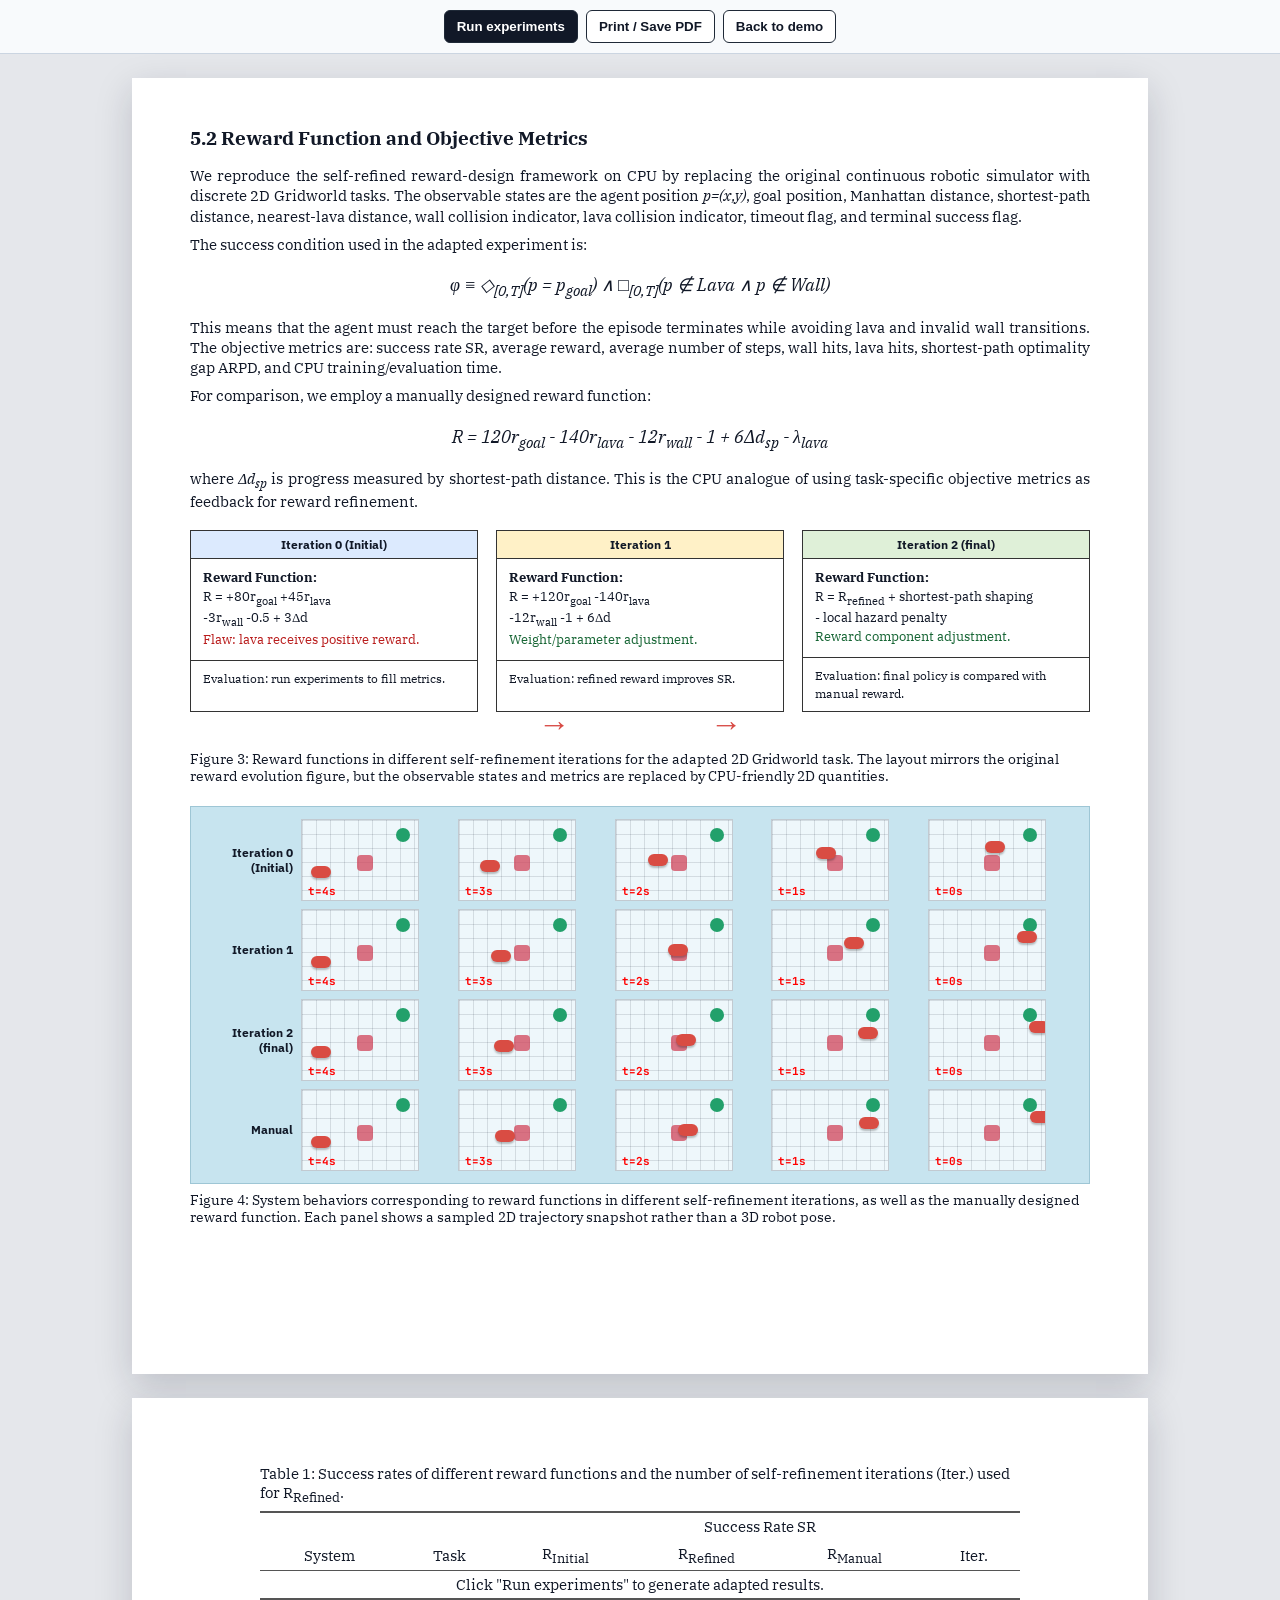
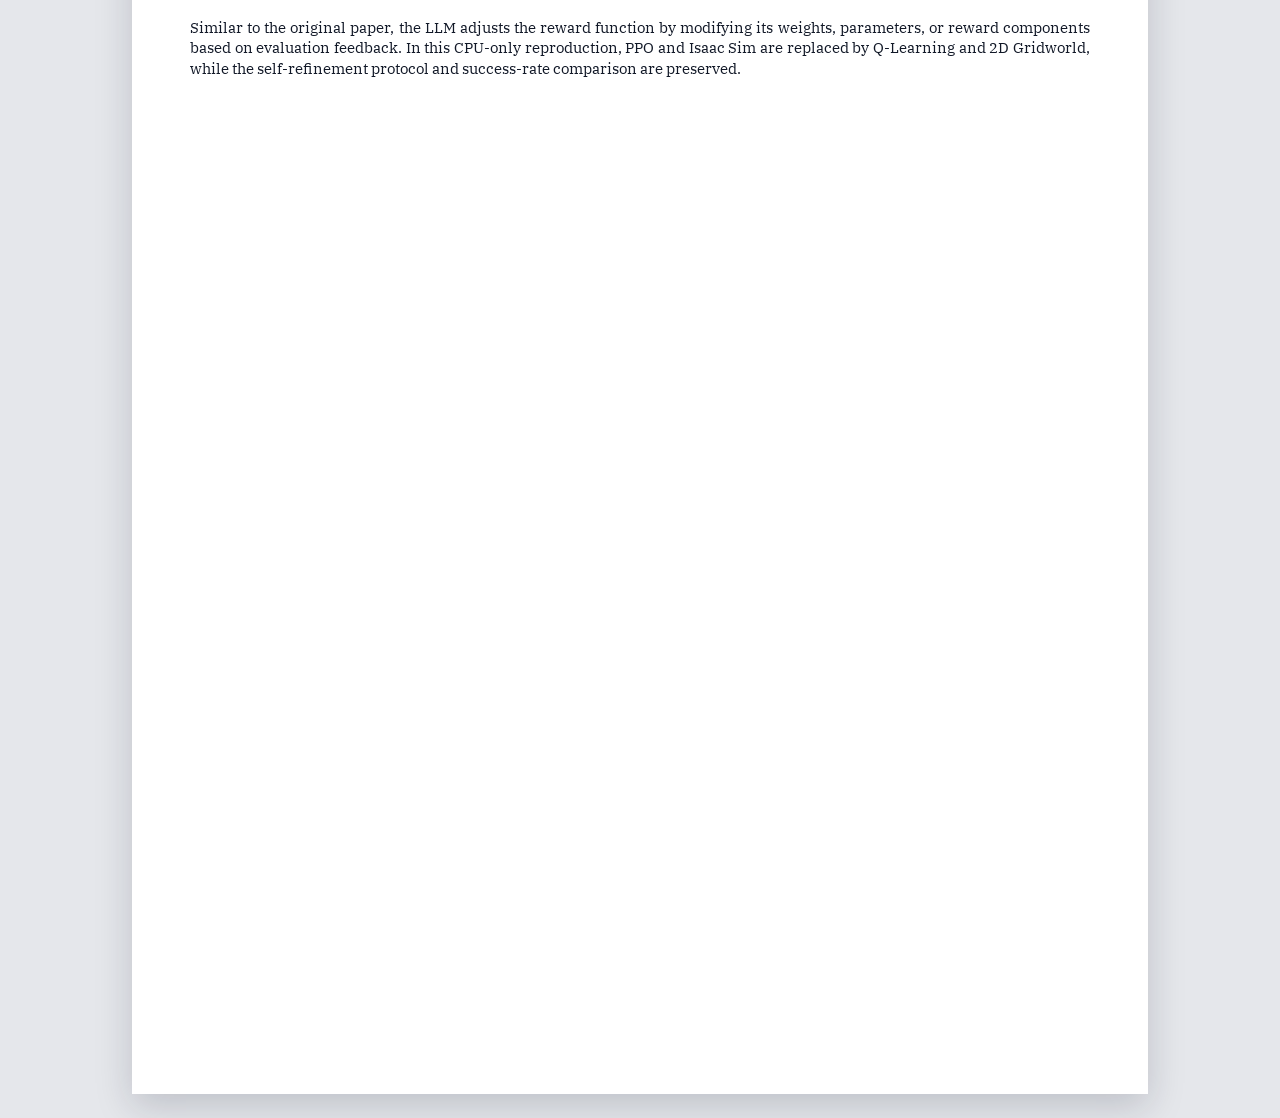
<file: templates/report.html>
<!DOCTYPE html>
<html lang="en">
<head>
  <meta charset="UTF-8"/>
  <meta name="viewport" content="width=device-width, initial-scale=1"/>
  <title>Self-Refined RL Report</title>
  <link rel="preconnect" href="https://fonts.googleapis.com">
  <link rel="preconnect" href="https://fonts.gstatic.com" crossorigin>
  <link href="https://fonts.googleapis.com/css2?family=IBM+Plex+Sans:wght@400;600;700&family=IBM+Plex+Serif:wght@400;600;700&family=JetBrains+Mono:wght@400;600&display=swap" rel="stylesheet">
  <style>
    body{margin:0;background:#e5e7eb;color:#111827;font-family:"IBM Plex Serif",Georgia,serif}
    .page{width:900px;min-height:1200px;margin:24px auto;background:#fff;padding:48px 58px;box-shadow:0 12px 35px rgba(15,23,42,.18)}
    h2{font-size:19px;margin:0 0 16px;font-weight:700}
    h3{font-size:16px;margin:24px 0 10px}
    p{font-size:15px;line-height:1.35;margin:8px 0;text-align:justify}
    .eq{font-size:18px;text-align:center;margin:18px 0;font-style:italic}
    .fig3{display:grid;grid-template-columns:1fr 1fr 1fr;gap:18px;margin-top:18px}
    .reward-card{border:1px solid #333;background:#fff}
    .reward-card .head{font:700 12px "IBM Plex Sans",sans-serif;text-align:center;padding:6px;border-bottom:1px solid #333}
    .reward-card:nth-child(1) .head{background:#dceafe}
    .reward-card:nth-child(2) .head{background:#fff1c7}
    .reward-card:nth-child(3) .head{background:#dff0d8}
    .reward-card .body{padding:10px 12px;font-size:13px;line-height:1.45}
    .reward-card .eval{border-top:1px solid #333;padding:9px 12px;font-size:12px;line-height:1.45}
    .arrow-row{display:flex;justify-content:center;gap:140px;color:#d84b45;font:700 32px Arial;margin:-6px 0 4px}
    .caption{font-size:14px;line-height:1.25;margin:8px 0 20px;text-align:left}
    .figure4{background:#c7e4ef;border:1px solid #9ec6d5;padding:12px;margin-top:12px}
    .behavior-grid{display:grid;grid-template-columns:90px repeat(5,1fr);gap:8px;align-items:center}
    .row-label{font:700 12px "IBM Plex Sans",sans-serif;text-align:right}
    .mini-maze{width:116px;height:80px;background:#eef7fb;border:1px solid rgba(15,23,42,.2);position:relative;overflow:hidden}
    .mini-maze:before{content:"";position:absolute;inset:0;background-image:linear-gradient(rgba(15,23,42,.12) 1px,transparent 1px),linear-gradient(90deg,rgba(15,23,42,.12) 1px,transparent 1px);background-size:14px 14px}
    .bot{width:20px;height:12px;border-radius:8px;background:#d94c43;position:absolute;box-shadow:0 2px 2px rgba(0,0,0,.25)}
    .goal{width:14px;height:14px;border-radius:50%;background:#22a06b;position:absolute;right:8px;top:8px}
    .lava{width:16px;height:16px;border-radius:4px;background:#d0445a;position:absolute;left:55px;top:35px;opacity:.75}
    .time{position:absolute;left:6px;bottom:2px;color:red;font:700 11px "JetBrains Mono",monospace}
    table{border-collapse:collapse;margin:18px auto;width:760px;font-size:15px}
    caption{caption-side:top;text-align:left;margin-bottom:6px;font-size:15px}
    th,td{padding:4px 9px;text-align:center}
    th{font-weight:400}
    thead tr:first-child th{border-top:2px solid #555}
    thead tr:last-child th{border-bottom:1px solid #555}
    tbody tr.group-end td{border-bottom:1px solid #555}
    tbody tr:last-child td{border-bottom:2px solid #555}
    .left{text-align:left}.system{vertical-align:middle}
    .btns{position:sticky;top:0;background:#f8fafc;border-bottom:1px solid #cbd5e1;padding:10px 16px;display:flex;gap:8px;justify-content:center;font-family:"IBM Plex Sans",sans-serif;z-index:2}
    button{border:1px solid #1f2937;background:#111827;color:#fff;border-radius:6px;padding:8px 12px;font-weight:700;cursor:pointer}
    .ghost{background:#fff;color:#111827}
    @media print{body{background:#fff}.btns{display:none}.page{box-shadow:none;margin:0;width:auto}}
  </style>
</head>
<body>
<div class="btns">
  <button onclick="runReport()">Run experiments</button>
  <button class="ghost" onclick="window.print()">Print / Save PDF</button>
  <button class="ghost" onclick="location.href='/'">Back to demo</button>
</div>

<section class="page">
  <h2>5.2 Reward Function and Objective Metrics</h2>
  <p>
    We reproduce the self-refined reward-design framework on CPU by replacing the original
    continuous robotic simulator with discrete 2D Gridworld tasks. The observable states are the
    agent position <i>p=(x,y)</i>, goal position, Manhattan distance, shortest-path distance,
    nearest-lava distance, wall collision indicator, lava collision indicator, timeout flag, and
    terminal success flag.
  </p>
  <p>The success condition used in the adapted experiment is:</p>
  <div class="eq">φ ≡ ◇<sub>[0,T]</sub>(p = p<sub>goal</sub>) ∧ □<sub>[0,T]</sub>(p ∉ Lava ∧ p ∉ Wall)</div>
  <p>
    This means that the agent must reach the target before the episode terminates while avoiding
    lava and invalid wall transitions. The objective metrics are: success rate SR, average reward,
    average number of steps, wall hits, lava hits, shortest-path optimality gap ARPD, and CPU
    training/evaluation time.
  </p>
  <p>For comparison, we employ a manually designed reward function:</p>
  <div class="eq">R = 120r<sub>goal</sub> - 140r<sub>lava</sub> - 12r<sub>wall</sub> - 1 + 6Δd<sub>sp</sub> - λ<sub>lava</sub></div>
  <p>
    where <i>Δd<sub>sp</sub></i> is progress measured by shortest-path distance. This is the CPU
    analogue of using task-specific objective metrics as feedback for reward refinement.
  </p>

  <div class="fig3">
    <div class="reward-card">
      <div class="head">Iteration 0 (Initial)</div>
      <div class="body">
        <b>Reward Function:</b><br/>
        R = +80r<sub>goal</sub> +45r<sub>lava</sub><br/>
        -3r<sub>wall</sub> -0.5 + 3Δd<br/>
        <span style="color:#b91c1c">Flaw: lava receives positive reward.</span>
      </div>
      <div class="eval" id="eval0">Evaluation: run experiments to fill metrics.</div>
    </div>
    <div class="reward-card">
      <div class="head">Iteration 1</div>
      <div class="body">
        <b>Reward Function:</b><br/>
        R = +120r<sub>goal</sub> -140r<sub>lava</sub><br/>
        -12r<sub>wall</sub> -1 + 6Δd<br/>
        <span style="color:#166534">Weight/parameter adjustment.</span>
      </div>
      <div class="eval" id="eval1">Evaluation: refined reward improves SR.</div>
    </div>
    <div class="reward-card">
      <div class="head">Iteration 2 (final)</div>
      <div class="body">
        <b>Reward Function:</b><br/>
        R = R<sub>refined</sub> + shortest-path shaping<br/>
        - local hazard penalty<br/>
        <span style="color:#166534">Reward component adjustment.</span>
      </div>
      <div class="eval" id="eval2">Evaluation: final policy is compared with manual reward.</div>
    </div>
  </div>
  <div class="arrow-row"><span>→</span><span>→</span></div>
  <p class="caption">
    Figure 3: Reward functions in different self-refinement iterations for the adapted 2D
    Gridworld task. The layout mirrors the original reward evolution figure, but the observable
    states and metrics are replaced by CPU-friendly 2D quantities.
  </p>

  <div class="figure4">
    <div class="behavior-grid" id="behaviorGrid"></div>
  </div>
  <p class="caption">
    Figure 4: System behaviors corresponding to reward functions in different self-refinement
    iterations, as well as the manually designed reward function. Each panel shows a sampled
    2D trajectory snapshot rather than a 3D robot pose.
  </p>
</section>

<section class="page">
  <table>
    <caption>
      Table 1: Success rates of different reward functions and the number of self-refinement
      iterations (Iter.) used for R<sub>Refined</sub>.
    </caption>
    <thead>
      <tr><th colspan="2"></th><th colspan="4">Success Rate SR</th></tr>
      <tr>
        <th>System</th><th>Task</th><th>R<sub>Initial</sub></th><th>R<sub>Refined</sub></th><th>R<sub>Manual</sub></th><th>Iter.</th>
      </tr>
    </thead>
    <tbody id="tableRows">
      <tr><td colspan="6">Click "Run experiments" to generate adapted results.</td></tr>
    </tbody>
  </table>
  <p>
    Similar to the original paper, the LLM adjusts the reward function by modifying its weights,
    parameters, or reward components based on evaluation feedback. In this CPU-only reproduction,
    PPO and Isaac Sim are replaced by Q-Learning and 2D Gridworld, while the self-refinement
    protocol and success-rate comparison are preserved.
  </p>
</section>

<script>
function pct(v){return `${Math.round((v ?? 0)*100)}%`}
function taskName(id){return id.split("_").map(s=>s[0].toUpperCase()+s.slice(1)).join(" ")}
async function api(path, body){
  const res = await fetch(path, {method:"POST", headers:{"Content-Type":"application/json"}, body:JSON.stringify(body||{})});
  if(!res.ok) throw new Error(await res.text());
  return res.json();
}
function mini(rowLabel, xs){
  const cells = [`<div class="row-label">${rowLabel}</div>`];
  xs.forEach((x,i)=>{
    cells.push(`<div class="mini-maze"><div class="goal"></div><div class="lava"></div><div class="bot" style="left:${x}%;top:${58-i*8}%"></div><div class="time">t=${4-i}s</div></div>`);
  });
  return cells.join("");
}
function renderBehavior(){
  document.getElementById("behaviorGrid").innerHTML =
    mini("Iteration 0<br/>(Initial)", [8,18,28,38,48]) +
    mini("Iteration 1", [8,28,45,62,76]) +
    mini("Iteration 2<br/>(final)", [8,30,52,74,86]) +
    mini("Manual", [8,31,54,75,87]);
}
async function runReport(){
  document.getElementById("tableRows").innerHTML = `<tr><td colspan="6">Running CPU experiments...</td></tr>`;
  const result = await api("/api/run-all", {episodes:350, eval_trials:100, max_iterations:5});
  const groups = [
    ["Basic Gridworld", ["open_field", "lava_maze"]],
    ["Constrained Maze", ["wall_corridor", "lava_lake"]],
    ["Hard Maze", ["spiral_maze", "trap_room"]],
  ];
  const byTask = new Map(result.results.map(r=>[r.task_id, r.table_row]));
  const rows = [];
  groups.forEach(([system,tasks])=>{
    tasks.forEach((task,idx)=>{
      const r = byTask.get(task);
      rows.push(`<tr class="${idx===tasks.length-1?'group-end':''}">
        ${idx===0?`<td class="system" rowspan="${tasks.length}">${system}</td>`:""}
        <td class="left">${taskName(task)}</td>
        <td>${pct(r.R_initial)}</td><td>${pct(r.R_refined)}</td><td>${pct(r.R_manual)}</td><td>${r.iterations}</td>
      </tr>`);
    });
  });
  document.getElementById("tableRows").innerHTML = rows.join("");
  const main = byTask.get("lava_maze") || result.results[0].table_row;
  document.getElementById("eval0").innerHTML = `Evaluation:<br/>SR = ${pct(main.R_initial)}; objective feedback indicates unsafe behavior.`;
  document.getElementById("eval1").innerHTML = `Evaluation:<br/>SR = ${pct(main.R_refined)} after ${main.iterations} self-refinement iteration(s).`;
  document.getElementById("eval2").innerHTML = `Evaluation:<br/>R<sub>Manual</sub> SR = ${pct(main.R_manual)}; ARPD = ${(main.arpd ?? 0).toFixed(1)}%.`;
}
renderBehavior();
</script>
</body>
</html>
</file>
